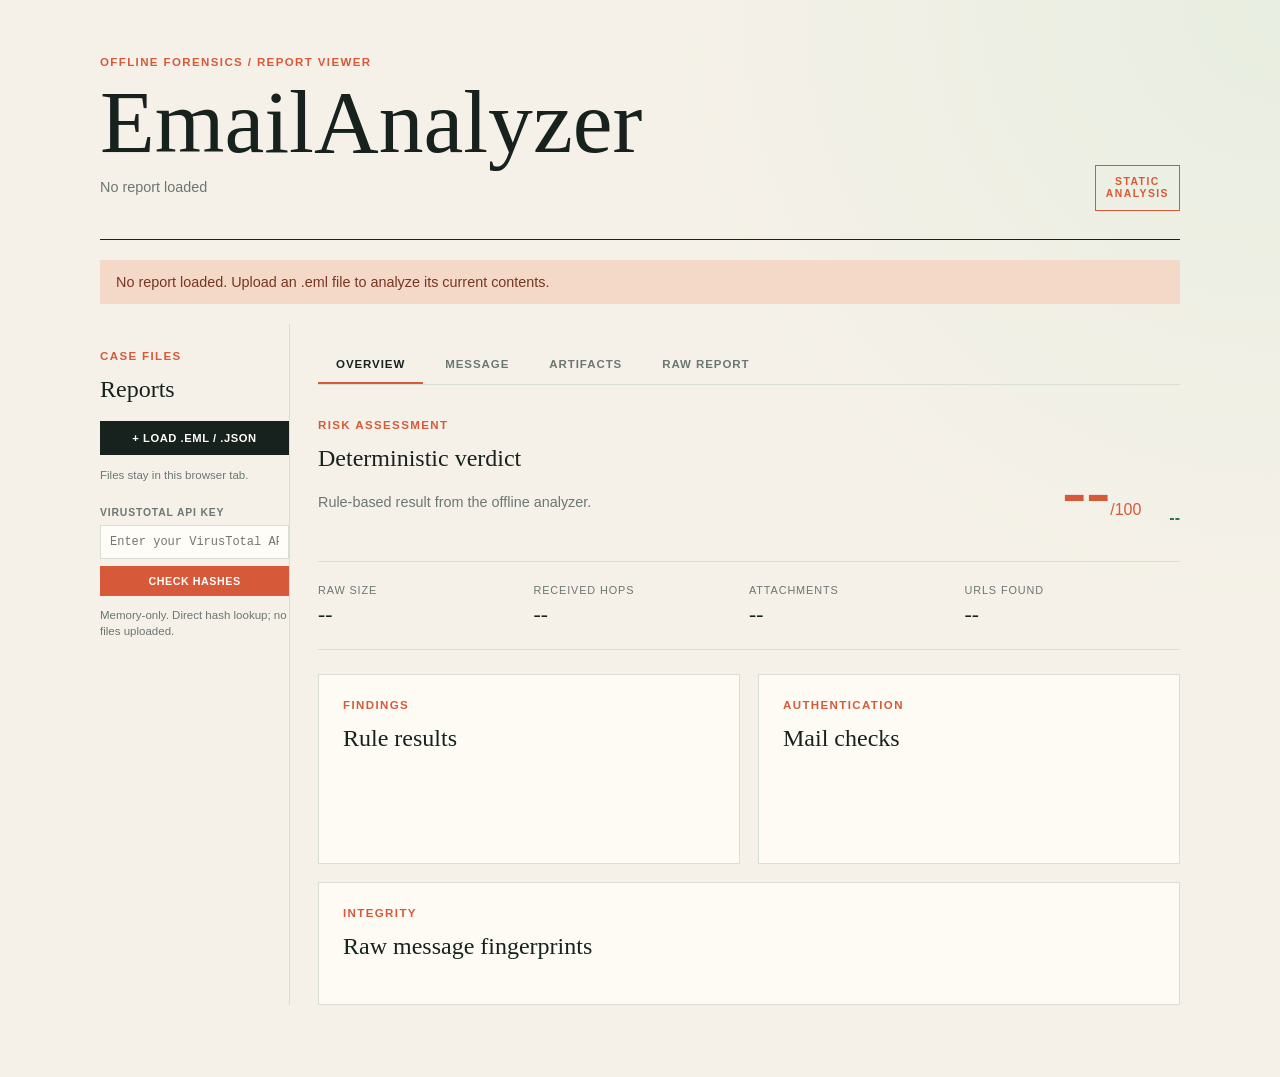
<file: index.html>
<!doctype html>
<html lang="en">
<head>
  <meta charset="utf-8">
  <meta name="viewport" content="width=device-width, initial-scale=1">
  <meta http-equiv="refresh" content="0; url=viewer/index.html">
  <title>EmailAnalyzer</title>
</head>
<body>
  <script>
    window.location.replace("viewer/index.html");
  </script>
</body>
</html>
</file>
<file: viewer/src/styles.css>
:root {
  color-scheme: light;
  --ink: #17221f;
  --muted: #6b7772;
  --paper: #f5f1e8;
  --panel: #fffdf8;
  --line: #d9ded4;
  --accent: #d65a3a;
  --accent-soft: #f4d8c8;
  --good: #28745b;
  font-family: Georgia, "Times New Roman", serif;
}

* { box-sizing: border-box; }
body { margin: 0; min-width: 320px; color: var(--ink); background: radial-gradient(circle at top right, #e8eee1, transparent 38rem), var(--paper); }
.shell { width: min(1080px, calc(100% - 40px)); margin: 0 auto; padding: 56px 0 72px; }
.workspace { display: grid; grid-template-columns: 190px minmax(0, 1fr); gap: 28px; }
.report-area { min-width: 0; }
.file-entry { grid-template-columns: minmax(0, 1fr) auto; gap: 5px; padding: 4px; }
.file-select { display: grid; gap: 5px; min-width: 0; padding: 6px; border: 0; color: var(--ink); background: transparent; cursor: pointer; text-align: left; }
.file-delete { align-self: start; width: 26px; height: 26px; padding: 0; border: 0; color: var(--muted); background: transparent; cursor: pointer; font: 1.2rem/1 Arial, sans-serif; }
.file-delete:hover { color: #a3332d; background: var(--accent-soft); }
.file-panel { padding-top: 26px; border-right: 1px solid var(--line); }.file-panel-head h2 { margin-bottom: 18px; }.upload-button { display: block; padding: 11px 12px; color: var(--panel); background: var(--ink); cursor: pointer; font: 700 .7rem Arial, sans-serif; text-align: center; text-transform: uppercase; letter-spacing: .05em; }.upload-button:hover { background: var(--accent); }#file-input { position: absolute; width: 1px; height: 1px; overflow: hidden; clip: rect(0 0 0 0); }.file-hint { color: var(--muted); font: .72rem/1.4 Arial, sans-serif; }.key-label { display: block; margin-top: 24px; color: var(--muted); font: 700 .65rem Arial, sans-serif; letter-spacing: .08em; text-transform: uppercase; }.key-input { width: 100%; margin-top: 7px; padding: 9px; border: 1px solid var(--line); color: var(--ink); background: var(--panel); font: .75rem Consolas, monospace; }.key-button { display: block; width: 100%; margin-top: 7px; padding: 9px; border: 0; color: var(--panel); background: var(--accent); cursor: pointer; font: 700 .67rem Arial, sans-serif; letter-spacing: .05em; text-align: center; text-transform: uppercase; }.key-button:hover { background: var(--ink); }.file-list { display: grid; gap: 5px; margin-top: 20px; padding-right: 14px; }.file-entry { display: grid; gap: 5px; padding: 10px; border: 1px solid transparent; color: var(--ink); background: transparent; cursor: pointer; text-align: left; }.file-entry:hover, .file-entry.active { border-color: var(--line); background: var(--panel); }.file-entry.active { border-left: 3px solid var(--accent); }.file-entry strong { overflow-wrap: anywhere; font: .78rem Arial, sans-serif; }.file-entry span { color: var(--muted); font: .65rem Arial, sans-serif; text-transform: uppercase; }
.masthead { border-bottom: 1px solid var(--ink); padding-bottom: 28px; }
.masthead { display: flex; justify-content: space-between; gap: 24px; align-items: end; }
.stamp { border: 1px solid var(--accent); color: var(--accent); padding: 10px; font: 700 .65rem/1.15 Arial, sans-serif; letter-spacing: .14em; text-align: center; }
h1 { margin: 0; font-size: clamp(2.8rem, 7vw, 6.5rem); line-height: .9; letter-spacing: 0; font-weight: 400; }
h2 { margin: 4px 0 20px; font-size: 1.5rem; font-weight: 400; }
.eyebrow { margin: 0 0 12px; color: var(--accent); font: 700 .72rem/1.2 Arial, sans-serif; letter-spacing: .12em; }
.muted { color: var(--muted); font: .9rem/1.4 Arial, sans-serif; }
.notice { margin: 20px 0; padding: 14px 16px; color: #773622; background: var(--accent-soft); font: .9rem Arial, sans-serif; }
.tabs { display: flex; gap: 4px; padding: 22px 0 0; border-bottom: 1px solid var(--line); }
.tab { padding: 12px 18px; border: 0; border-bottom: 2px solid transparent; color: var(--muted); background: transparent; cursor: pointer; font: 700 .72rem Arial, sans-serif; text-transform: uppercase; letter-spacing: .08em; }
.tab:hover, .tab.active { color: var(--ink); border-bottom-color: var(--accent); }
.view { display: none; }.view.active { display: block; }
.score-panel { display: grid; grid-template-columns: 1fr auto auto; gap: 28px; align-items: end; padding: 34px 0; border-bottom: 1px solid var(--line); }
.score { color: var(--accent); white-space: nowrap; font: 1rem Arial, sans-serif; }
.score strong { font: 700 4.5rem/1 Georgia, serif; }
.category { margin: 0; color: var(--good); font: 700 1rem Arial, sans-serif; text-transform: uppercase; }
.category.suspicious { color: #ae691d; }.category.malicious { color: #a3332d; }
.metric-row { display: grid; grid-template-columns: repeat(4, 1fr); border-bottom: 1px solid var(--line); }.metric-row div { padding: 22px 18px 22px 0; }.metric-row span { display: block; color: var(--muted); font: .68rem Arial, sans-serif; text-transform: uppercase; letter-spacing: .08em; }.metric-row strong { display: block; margin-top: 6px; font: 1.35rem Georgia, serif; }
.grid { display: grid; grid-template-columns: repeat(2, 1fr); gap: 18px; padding-top: 24px; }
#message .grid > .panel:nth-child(-n + 2) { grid-column: 1 / -1; }
.panel { min-height: 190px; padding: 24px; background: color-mix(in srgb, var(--panel) 88%, transparent); border: 1px solid var(--line); }
.wide { grid-column: span 2; min-height: auto; }
dl { display: grid; grid-template-columns: minmax(100px, .5fr) 1fr; gap: 10px 16px; margin: 0; font: .88rem/1.35 Arial, sans-serif; }
dt { color: var(--muted); text-transform: capitalize; } dd { margin: 0; overflow-wrap: anywhere; }
.findings { display: grid; gap: 10px; padding: 0; margin: 0; list-style: none; font: .9rem/1.4 Arial, sans-serif; }.findings li { padding: 12px 14px; border-left: 3px solid var(--accent); background: var(--accent-soft); }
.finding-item { display: flex; flex-wrap: wrap; align-items: baseline; gap: 8px 14px; }.finding-item strong { flex: 0 1 clamp(150px, 24%, 260px); min-width: 0; overflow-wrap: anywhere; }.finding-item span { flex: 1 1 280px; min-width: 0; overflow-wrap: anywhere; }.finding-item b { flex: 0 0 auto; margin-left: auto; color: var(--accent); }.phishing-panel { min-height: 150px; }.phishing-panel .findings { width: 100%; }
.content { width: 100%; min-height: 240px; margin: 0; padding: 16px; overflow: auto; white-space: pre-wrap; color: #38453f; background: #f0f3ec; font: .82rem/1.5 Consolas, monospace; }
.timeline { display: grid; gap: 16px; padding: 0 0 0 24px; margin: 0; font: .86rem/1.45 Arial, sans-serif; }.timeline li { padding-left: 10px; border-left: 2px solid var(--accent); }.timeline strong { display: block; color: var(--accent); margin-bottom: 4px; }.timeline span { overflow-wrap: anywhere; }
.table-wrap { overflow-x: auto; } table { width: 100%; border-collapse: collapse; font: .84rem Arial, sans-serif; } th, td { padding: 12px 10px; border-bottom: 1px solid var(--line); text-align: left; overflow-wrap: anywhere; } th { color: var(--muted); font-size: .68rem; text-transform: uppercase; letter-spacing: .08em; }.pill { padding: 4px 8px; font-size: .7rem; font-weight: 700; }.pill.pass { color: var(--good); background: #dceee3; }.pill.warn { color: #9a5b17; background: #f6e5bd; }
.artifact-tree { display: grid; gap: 6px; font: .83rem Arial, sans-serif; }.artifact { display: grid; grid-template-columns: 1fr minmax(160px, .5fr) 70px; gap: 12px; padding: 10px 12px; padding-left: calc(12px + var(--depth) * 24px); background: #f0f3ec; }.artifact-type { color: var(--muted); overflow-wrap: anywhere; }.artifact > span:last-child { text-align: right; color: var(--muted); }.raw-panel { margin-top: 24px; }
.intel-results { display: grid; gap: 12px; font: .78rem/1.4 Arial, sans-serif; }.intel-status { margin: 0; color: var(--muted); text-transform: uppercase; letter-spacing: .06em; }.intel-match { display: grid; gap: 5px; padding: 12px; border-left: 3px solid var(--accent); background: var(--accent-soft); }.intel-match strong { overflow-wrap: anywhere; }.intel-match span { color: #8b442d; }.intel-match a { color: var(--ink); font-weight: 700; }.vendor-list { display: grid; gap: 4px; margin-top: 5px; padding-top: 8px; border-top: 1px solid rgba(119, 54, 34, .2); color: #773622; font-size: .72rem; }.vendor-list span { overflow-wrap: anywhere; }
@media (max-width: 680px) { .shell { width: min(100% - 28px, 1080px); padding-top: 32px; } .masthead { align-items: start; }.stamp { display: none; }.workspace { display: block; }.file-panel { padding: 20px 0 0; border-right: 0; border-bottom: 1px solid var(--line); }.file-panel-head { display: inline-block; }.file-panel-head h2 { margin-bottom: 0; }.upload-button { display: inline-block; float: right; margin-top: 20px; }.file-hint { clear: both; }.file-list { display: flex; overflow-x: auto; padding: 0 0 12px; }.file-entry { min-width: 150px; }.tabs { overflow-x: auto; }.tab { padding-inline: 12px; white-space: nowrap; }.score-panel { grid-template-columns: 1fr auto; }.category { grid-column: 1 / -1; }.metric-row { grid-template-columns: repeat(2, 1fr); }.grid { grid-template-columns: 1fr; }.wide { grid-column: auto; }.finding-item b { margin-left: auto; }.artifact { grid-template-columns: 1fr auto; }.artifact-type { grid-column: 1 / -1; order: 3; } }
</file>
